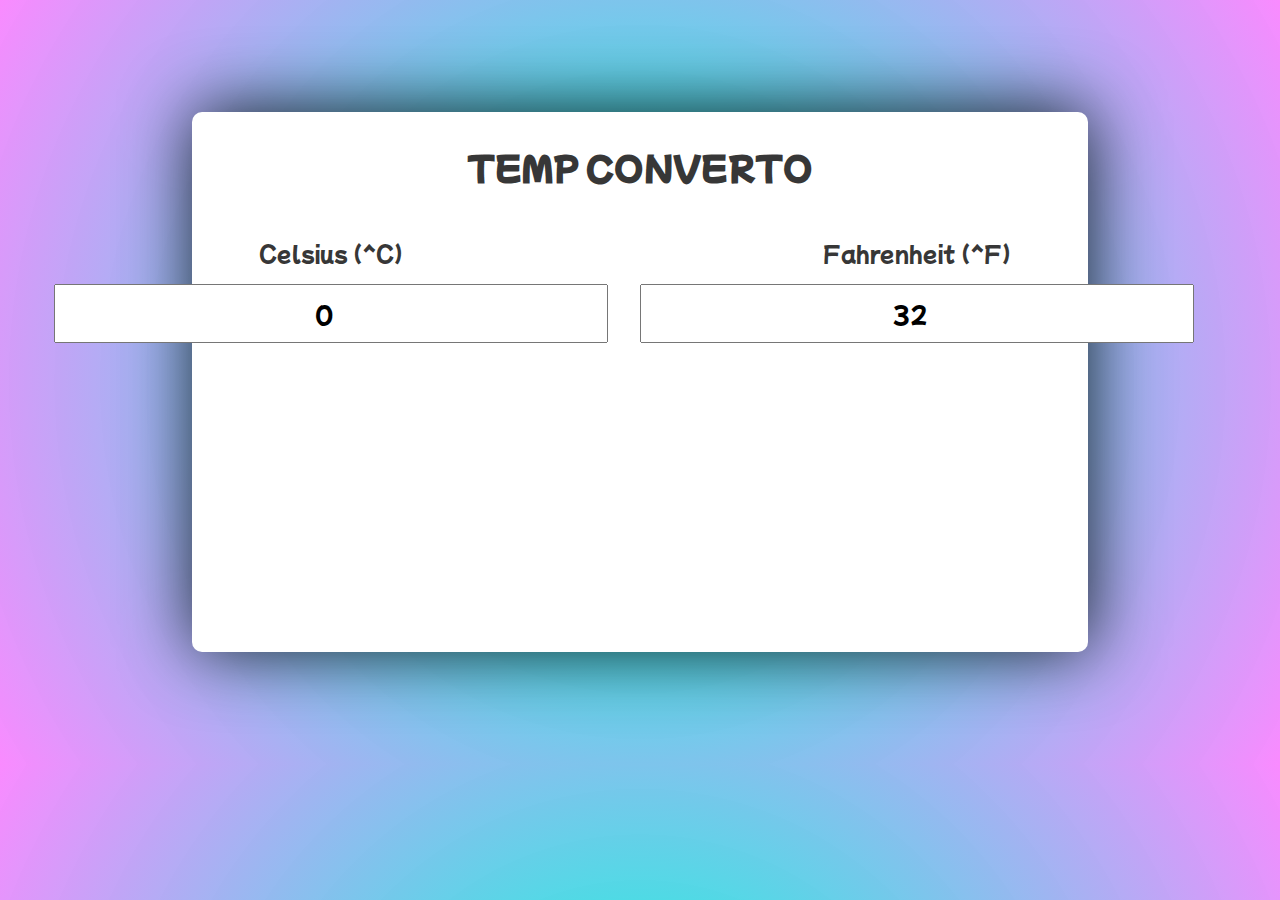
<file: Task-2/index.html>
<!DOCTYPE html>
<html lang="en">
  <head>
    <meta charset="UTF-8" />
    <meta http-equiv="X-UA-Compatible" content="IE=edge" />
    <meta name="viewport" content="width=device-width, initial-scale=1.0" />
    <title>Temperature Converter</title>

    <!-- CSS -->
    <link rel="stylesheet" href="Style.css" />
  </head>
  <body>
    <div class="container">
      <h1>TEMP CONVERTO</h1>

      <div class="display">
        
        <div class="celsius">
          <label>Celsius (^C)</label><br />
          <input type="number" value="0" id="celsius" />
        </div>

        <div class="fahrenheit">
          <label>Fahrenheit (^F)</label><br />
          <input type="number" value="32" id="fahrenheit" />
        </div>
      </div>
    </div>

    <script src="./app.js"></script>
  </body>
</html>
</file>
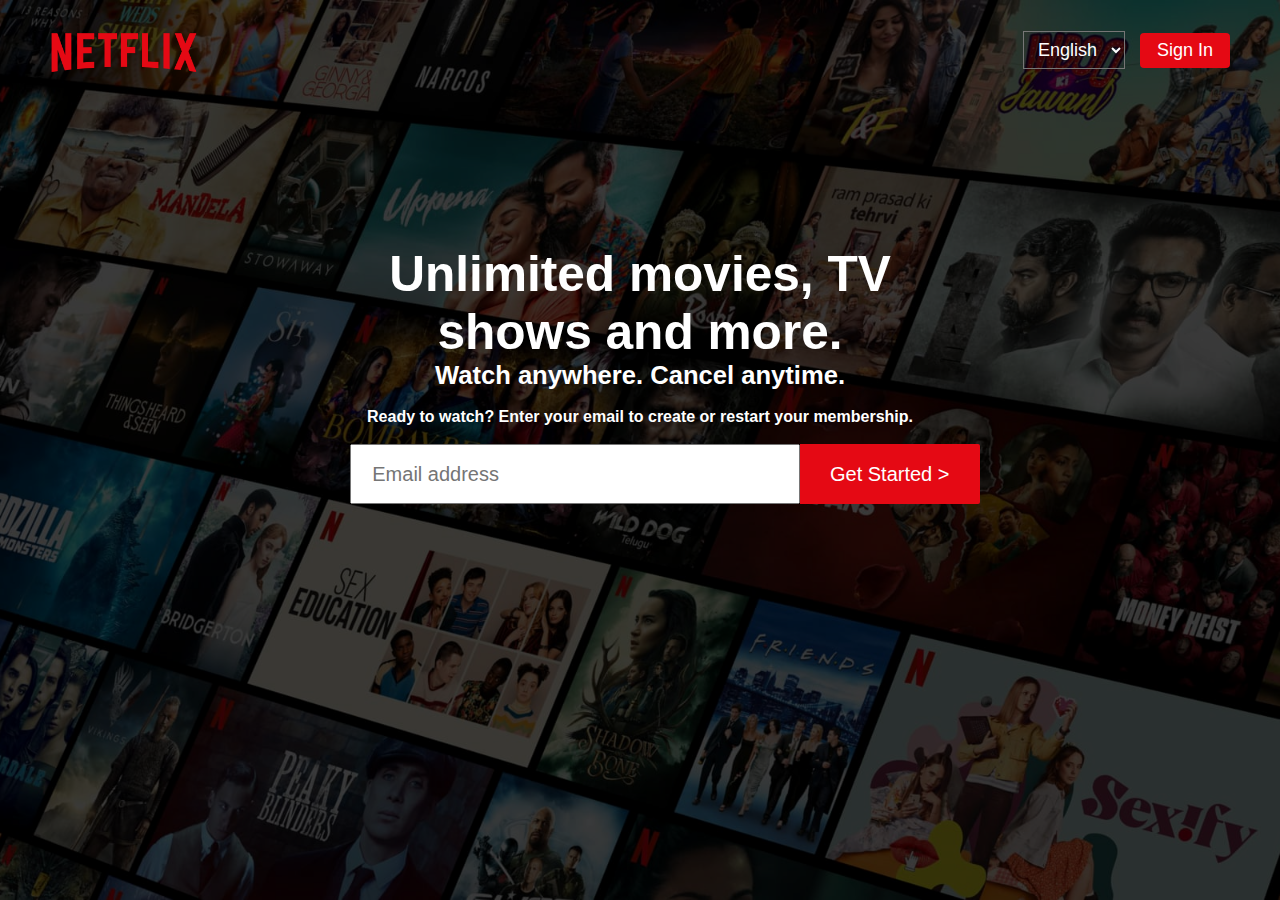
<file: Task-3/index.html>
<!DOCTYPE html>
<html lang="en">

<head>
    <meta charset="UTF-8">
    <meta http-equiv="X-UA-Compatible" content="IE=edge">
    <meta name="viewport" content="width=device-width, initial-scale=1.0">
    <link rel="stylesheet" href="style.css">
    <title>Netflix India - Watch TV Shows Online, Watch Movies Online</title>
</head>
<body>

    <div class="container">
        <nav class="navbar">
            <div class="left">
                <img src="images/netflix-logo.png" alt="">
            </div>
            <div class="right">
                <select name="language" class="language">
                    <option value="English">English</option>
                    <option value="Hindi">Hindi</option>
                </select>
                <button><a href="#">Sign In</a></button>
            </div>
        </nav>

        <div class="title">
            <div class="content">
                <h1>Unlimited movies, TV shows and more.</h1>
                <h2>Watch anywhere. Cancel anytime.</h2>
                <form action="#">
                    <h3>Ready to watch? Enter your email to create or restart your membership.</h3>
                    <div class="email">
                        <input type="email" name="email" placeholder="Email address">
                        <button><a href="#">Get Started  ></a></button>
                    </div>
                </form>
            </div>
        </div>
    </div>


</body>
</html>
</file>
<file: Task-2/Style.css>
@import url("https://fonts.googleapis.com/css2?family=Mochiy+Pop+P+One&display=swap");

* {
  margin: 0;
  padding: 0;
  box-sizing: border-box;
  font-family: "Mochiy Pop P One", sans-serif;
}
body {
  background: rgb(96, 178, 255);
  background: radial-gradient(
    circle,
    rgb(0, 255, 217) 2%,
    rgba(249, 131, 255, 0.938) 100%
  );
  color: rgba(0, 0, 0, 0.788);
  display: flex;
  justify-content: center;
  margin: 7rem;
}
.container {
  height: 60vh;
  width: 70vw;
  background-color: #fff;
  box-shadow: 2px -2px 70px rgba(0, 0, 0, 0.836);
  border-radius: 10px;
}
.container h1 {
  text-align: center;
  padding-top: 2rem;
  padding-bottom: 3rem;
  color: rgba(0, 0, 0, 0.788);
}
.display {
  display: flex;
  justify-content: center;
}
.display .celsius {
  margin-right: 2rem;
  text-align: center;
}
.celsius label {
  font-size: 1.3rem;
}
.celsius input {
  font-size: 1.5rem;
  margin-top: 1rem;
  padding: 10px 30px;
  text-align: center;
}
.display .fahrenheit {
  margin-right: 2rem;
  text-align: center;
}
.fahrenheit label {
  font-size: 1.3rem;
}
.fahrenheit input {
  font-size: 1.5rem;
  margin-top: 1rem;
  padding: 10px 30px;
  text-align: center;
}

@media only screen and (max-width: 500px) {
  body {
    margin: 3rem;
    overflow-y: hidden;
  }
  .container h1 {
    font-size: 1.7rem;
    padding-top: 1rem;
    padding-bottom: 2rem;
  }
  .display {
    display: flex;
    flex-direction: column;
  }
  .celsius input {
    width: 200px;
    outline: 0px;
    border: 1px solid #000;
    margin-bottom: 2rem;
    margin-left: 1.5rem;
  }
  .fahrenheit input {
    width: 200px;
    outline: 0px;
    border: 1px solid #000;
    margin-bottom: 2rem;
    margin-left: 1.5rem;
  }
}
</file>
<file: Task-3/style.css>
*{
    padding: 0;
    margin: 0;
    box-sizing: border-box;
}
body{
    width: 100%;
    height: 100%;
    color: white;
    background: black;
    font-family: 'Helvetica Neue',Helvetica,Arial,sans-serif;
}
.container::before{
    content: "";
    background: url(images/netflix-bg.jpg) no-repeat center center/cover;
    position: absolute;
    height: 100%;
    width: 100%;
    opacity: 0.3;
    z-index: -1;
}
.container .navbar{
    height: 100px;
    display: flex;
}
.container .navbar .left{
    height: 100%;
    display: flex;
    float: left;
}
.container .navbar .left img{
    height: 100px;
    position: absolute;
    left: 35px;
}
.container .navbar .right{
    display: flex;
    height: 100px;
    float: right;
    position: absolute;
    right: 50px;
}
.container .navbar .right .language{
    margin: auto;
    align-items: center;
    justify-content: center;
    font-size: 18px;
    padding: 7px 10px;
    color: white;
    background: none;
    cursor: pointer;
    margin-right: 15px;
}
.container .navbar .right .language option{
    background-color: grey;
}
.container .navbar .right button{
    margin: auto;
    align-items: center;
    justify-content: center;
    font-size: 18px;
    font-weight: 400;
    padding: 7px 17px;
    background: #e50914;
    cursor: pointer;
    outline: none;
    border-radius: 4px;
    border: none;
}
.container .navbar .right button a{
    text-decoration: none;
    color: white;
}
.container .title{
    padding: 70px 45px;
}
.container .title .content{
    width: 950px;
    margin: auto;
    padding: 75px 0;
    text-align: center;
}
.container .title .content h1{
    width: 650px;
    margin: auto;
    font-size: 3.1rem;
    text-align: center;
}
.container .title .content h2{
    width: 650px;
    margin: auto;
    font-size: 1.6rem;
    text-align: center;
}
.container .title .content form h3{
    font-size: 1rem;
    margin: 18px 0;
    text-align: center;
}
.container .title .content form .email{
    width: 1000px;
    margin: auto;
}
.container .title .content form .email input{
    height: 60px;
    width: 450px;
    margin: auto;
    padding: 20px;
    font-size: 20px;
    outline: none;
}
.container .title .content form .email button{
    margin: auto;
    height: 60px;
    width: 180px;
    align-items: center;
    justify-content: center;
    font-size: 20px;
    padding: 7px 17px;
    background: #e50914;
    cursor: pointer;
    outline: none;
    border-top-right-radius: 2px;
    border-bottom-right-radius: 2px;
    border: none;
    margin-left: -5px;
}
.container .title .content form .email button:hover{
    background-color: #f40612;
}
.container .title .content form .email button a{
    text-decoration: none;
    color: white;
}
</file>
